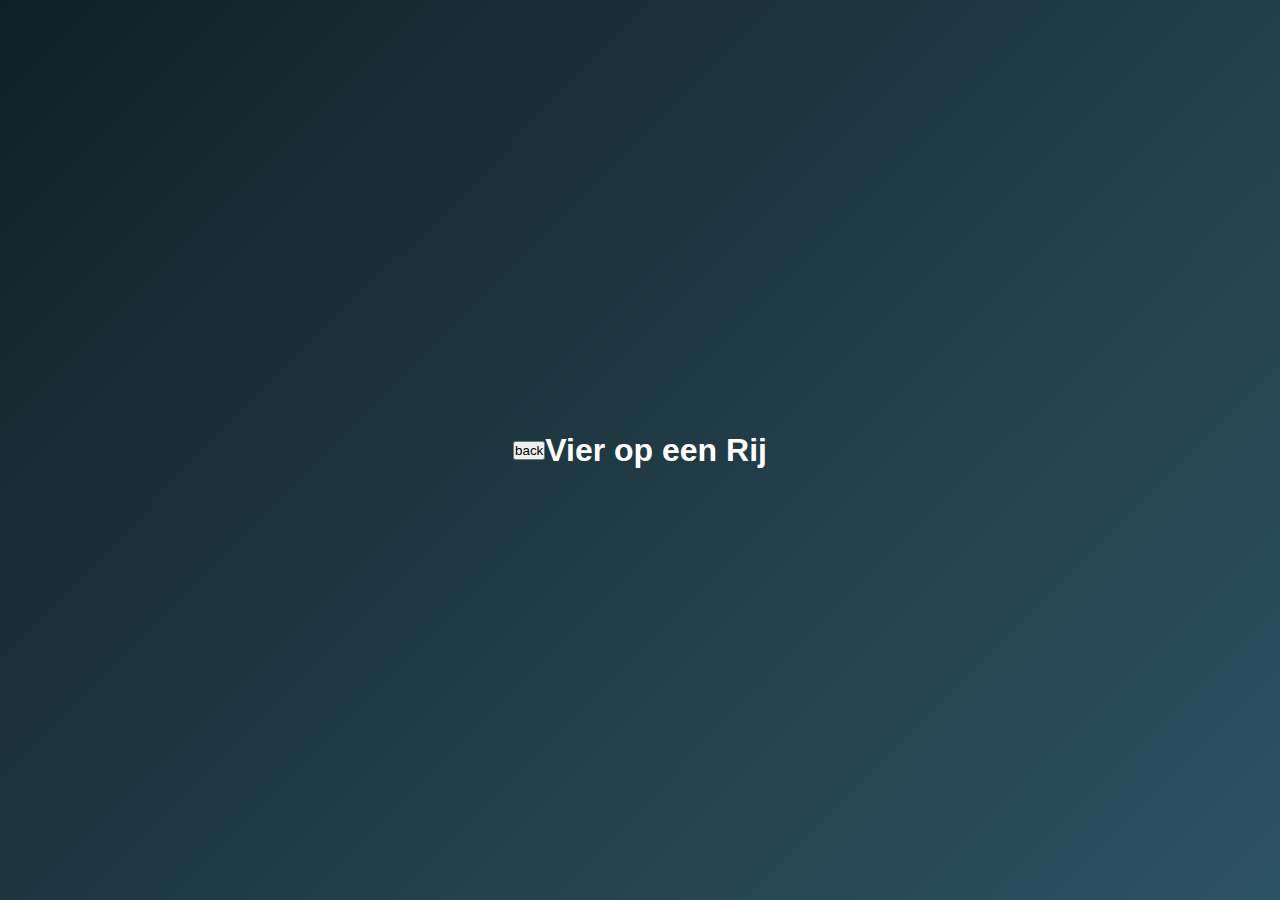
<file: 4-op-rij.html>
<!DOCTYPE html>
<html lang="en">
<head>
  <meta charset="UTF-8">
  <meta name="viewport" content="width=device-width, initial-scale=1.0">
  <title>Vier op een Rij</title>
  <link rel="stylesheet" href="css/4-op-rij.css">
</head>
<body>
  <div class="Btn4">
    <button class="backBtn" onclick='window.location.href = "index.html"'>back</button>
  </div>
  <h1>Vier op een Rij</h1>
  <div id="bord"></div>
  <script src="js/4-op-rij.js"></script>
</body>
</html>
</file>
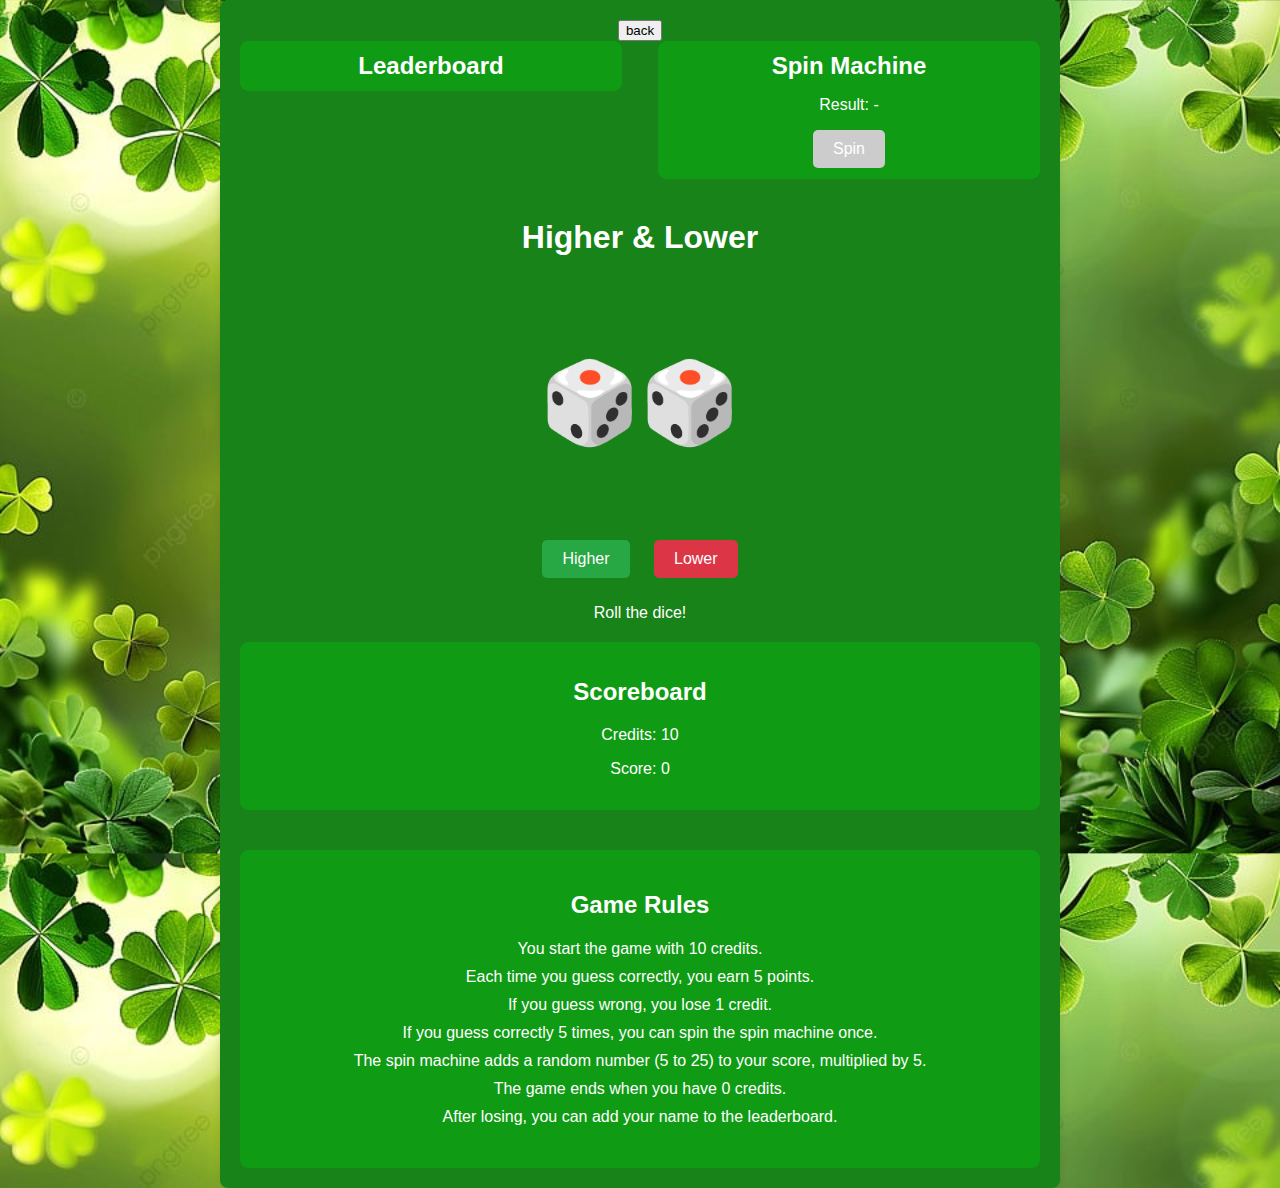
<file: hoger-lager.html>
<!DOCTYPE html> 
<html lang="en"> 
<head> 
    <meta charset="UTF-8"> 
    <meta name="viewport" content="width=device-width, initial-scale=1.0"> 
    <title>Higher / Lower Game</title> 
    <link rel="stylesheet" href="css/hoger-lager.css"> 
</head> 
<body> 
     
    <div class="container"> 
        <button class="backBtn" onclick='window.location.href = "index.html"'>back</button> 
        <header> 
             
            <div id="leaderboard"> 
                <h2>Leaderboard</h2> 
                <ul id="leaderboard-list"> 
                    <!-- Leaderboard names will appear here --> 
                </ul> 
            </div> 
            <div id="spin-section"> 
                <h2>Spin Machine</h2> 
                <p id="spin-result">Result: -</p> 
                <button id="spin-btn" disabled>Spin</button> 
            </div> 
        </header> 
  
        <h1>Higher & Lower</h1> 
  
        <div id="game-area"> 
            <div id="dice-area"> 
                <p id="dice1">🎲</p> 
                <p id="dice2">🎲</p> 
            </div> 
            <div id="controls"> 
                <button id="higher">Higher</button> 
                <button id="lower">Lower</button> 
            </div> 
            <p id="result">Roll the dice!</p> 
        </div> 
  
        <div id="scoreboard"> 
            <h2>Scoreboard</h2> 
            <p id="credits">Credits: 10</p> 
            <p id="score">Score: 0</p> 
        </div> 
  
        <div id="game-over" class="hidden"> 
            <h2>Game Over!</h2> 
            <form id="leaderboard-form"> 
                <label for="player-name">Enter your name:</label> 
                <input type="text" id="player-name" required> 
                <button type="submit">Save</button> 
            </form> 
        </div> 
  
        <footer> 
            <h2>Game Rules</h2> 
            <ul> 
                <li>You start the game with 10 credits.</li> 
                <li>Each time you guess correctly, you earn 5 points.</li> 
                <li>If you guess wrong, you lose 1 credit.</li> 
                <li>If you guess correctly 5 times, you can spin the spin machine once.</li> 
                <li>The spin machine adds a random number (5 to 25) to your score, multiplied by 5.</li> 
                <li>The game ends when you have 0 credits.</li> 
                <li>After losing, you can add your name to the leaderboard.</li> 
            </ul> 
        </footer> 
    </div> 
    
    <script src="js/hoger-lager.js"></script> 
</body> 
</html>
</file>
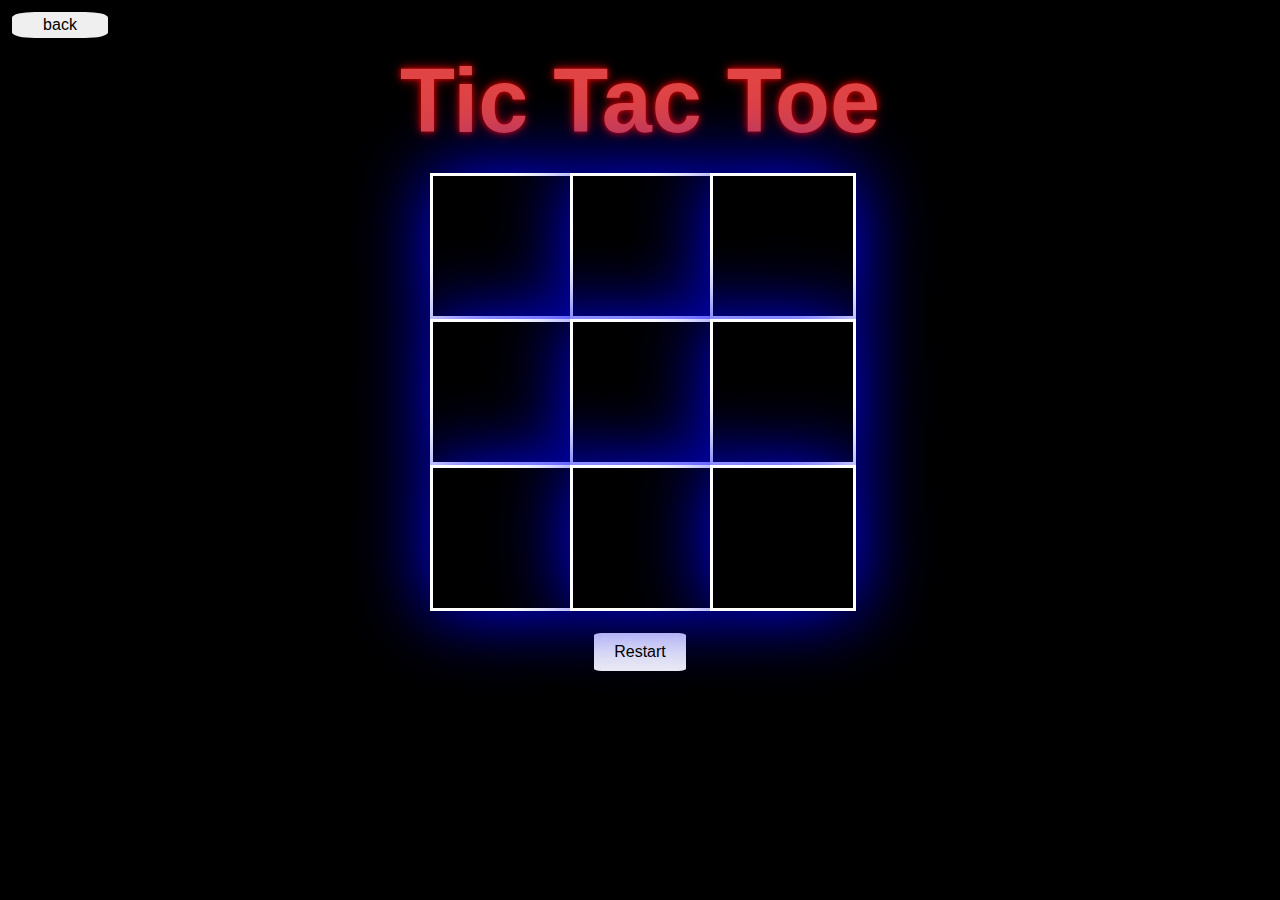
<file: tic-tac-toe.html>
<!DOCTYPE html>
<html lang="en">
<head>
    <meta charset="UTF-8">
    <meta name="viewport" content="width=device-width, initial-scale=1.0">
    <title>tic tac toe</title>
    <link rel="stylesheet" href="css/tic-tac-toe.css">
</head>
<body>
    <header>
        <button class="backBtn" onclick='window.location.href = "index.html"'>back</button>
    </header>
    <h1>Tic Tac Toe</h1>
    <div class="board">
       
    </div>
    <button class="Restart">Restart</button>
    <script src="js/tic-tac-toe.js"></script>
</body>
</html>
</file>
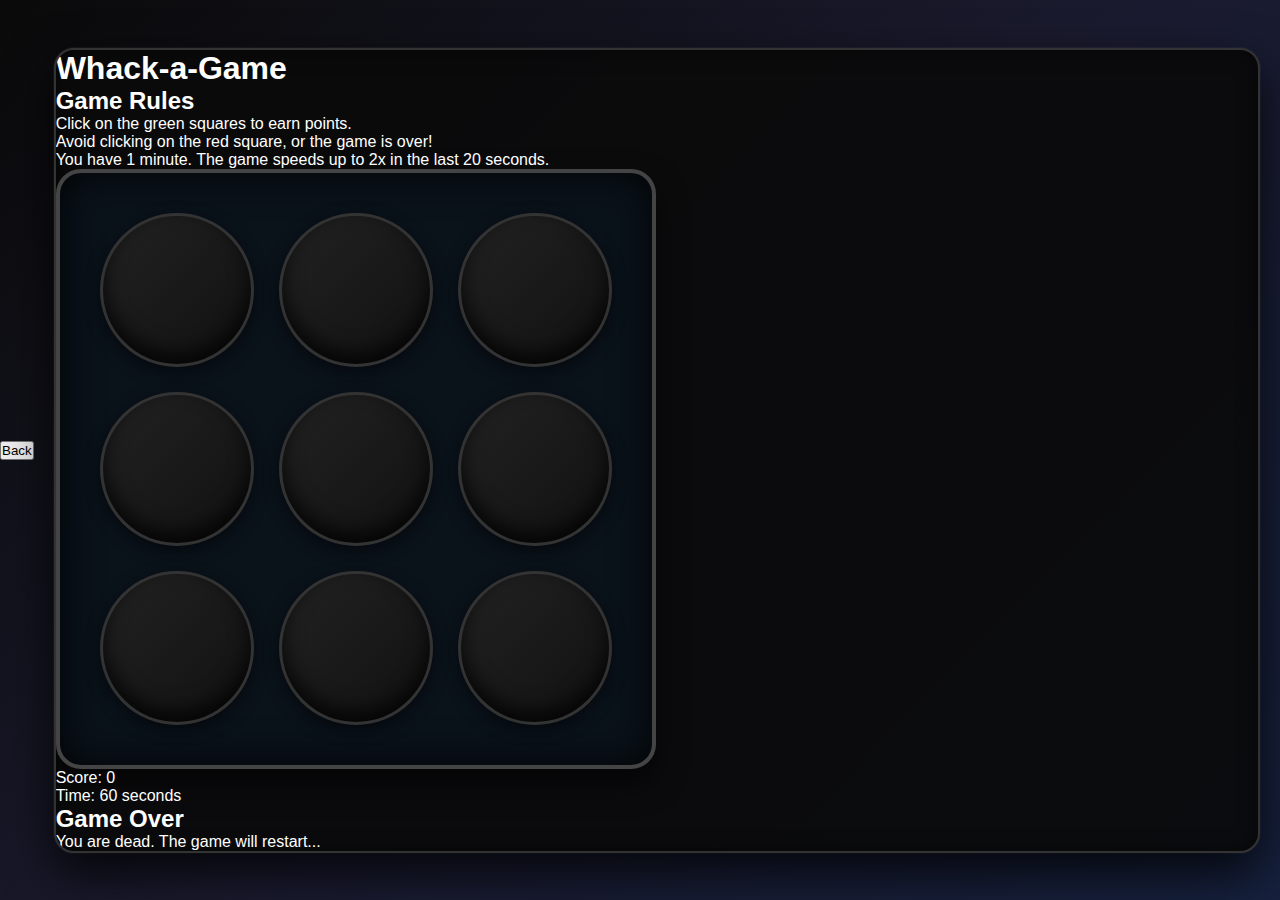
<file: whack-a-mole.html>
<!DOCTYPE html>
<html lang="en">
<head>
    <meta charset="UTF-8">
    <meta name="viewport" content="width=device-width, initial-scale=1.0">
    <title>Whack a Sonic</title>
    <link rel="stylesheet" href="css/whack.css">
</head>
<body>
    <div class="BTN">
        <button class="wBtn" onclick='window.location.href = "index.html"'>Back</button>
    </div>
    <div class="container">
        <h1>Whack-a-Game</h1>
        <div class="rules">
            <h2>Game Rules</h2>
            <p>Click on the green squares to earn points.</p>
            <p>Avoid clicking on the red square, or the game is over!</p>
            <p>You have 1 minute. The game speeds up to 2x in the last 20 seconds.</p>
        </div>
        <div class="game-board">
            <div class="hole" id="hole1"></div>
            <div class="hole" id="hole2"></div>
            <div class="hole" id="hole3"></div>
            <div class="hole" id="hole4"></div>
            <div class="hole" id="hole5"></div>
            <div class="hole" id="hole6"></div>
            <div class="hole" id="hole7"></div>
            <div class="hole" id="hole8"></div>
            <div class="hole" id="hole9"></div>
        </div>
        <div class="score-board">
            Score: <span id="score">0</span>
        </div>
        <div class="timer">
            Time: <span id="timer">60</span> seconds
        </div>
        <div id="game-over" class="hidden">
            <h2>Game Over</h2>
            <p>You are dead. The game will restart...</p>
        </div>
    </div>
    <script src="js/whack.js"></script>
</body>
</html>
</file>
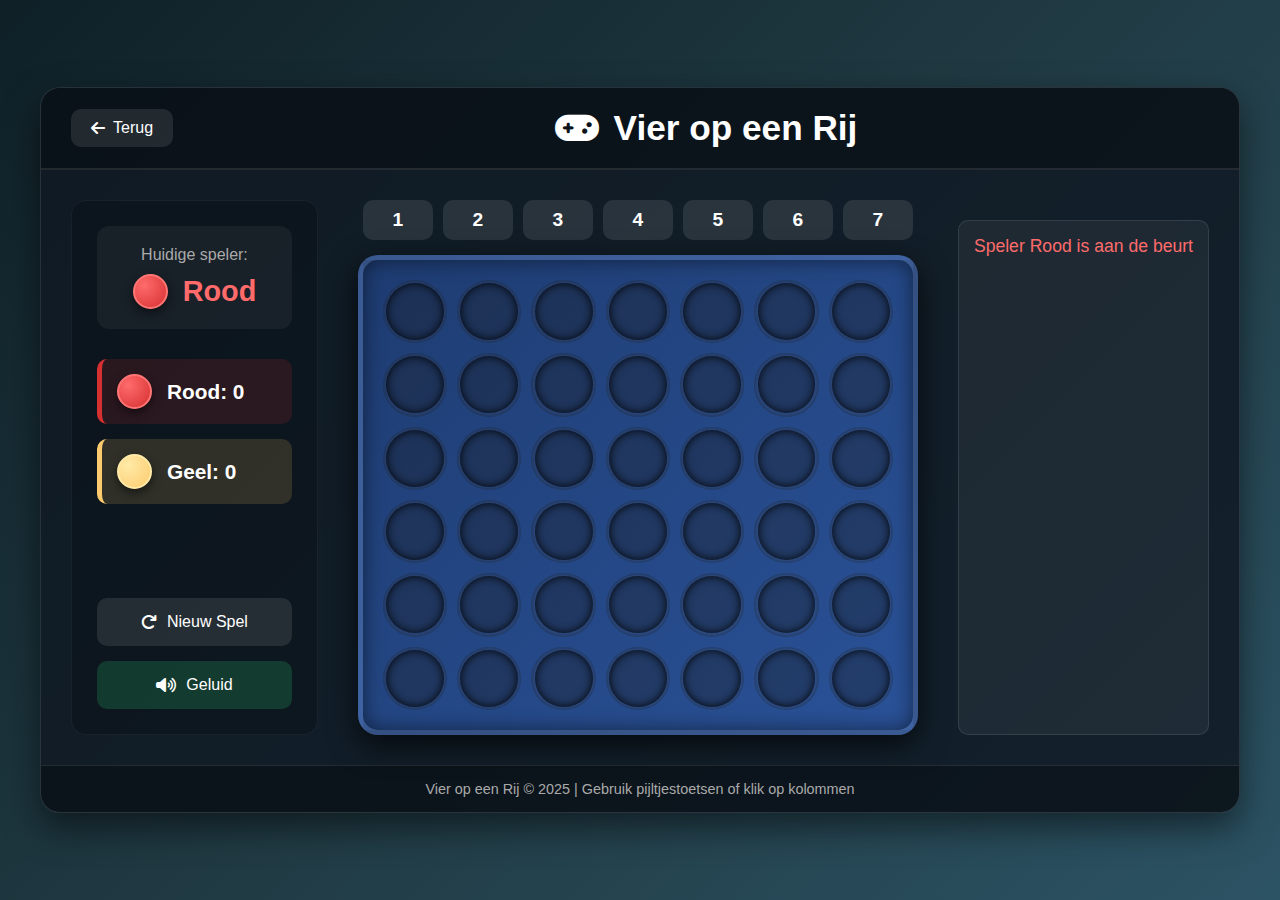
<file: projects/4-op-rij.html>
<!DOCTYPE html>
<html lang="nl">
  <head>
    <meta charset="UTF-8" />
    <meta name="viewport" content="width=device-width, initial-scale=1.0" />
    <title>Vier op een Rij | Connect 4</title>
    <link rel="stylesheet" href="/css/4-op-rij.css" />
    <link
      rel="stylesheet"
      href="https://cdnjs.cloudflare.com/ajax/libs/font-awesome/6.4.0/css/all.min.css"
    />
  </head>
  <body>
    <div class="container">
      <header class="game-header">
        <button class="back-btn" onclick='window.location.href = "/index.html"'>
          <i class="fas fa-arrow-left"></i> Terug
        </button>
        <h1><i class="fas fa-gamepad"></i> Vier op een Rij</h1>
      </header>
 
      <main class="game-container">
        <div class="game-info">
          <div class="player-turn">
            <div class="player-label">Huidige speler:</div>
            <div class="player-indicator">
              <div class="disc-indicator red"></div>
              <span id="current-player">Rood</span>
            </div>
          </div>
 
          <div class="score-board">
            <div class="score red-score">
              <div class="disc-indicator red"></div>
              <span>Rood: <span id="score-red">0</span></span>
            </div>
            <div class="score yellow-score">
              <div class="disc-indicator yellow"></div>
              <span>Geel: <span id="score-yellow">0</span></span>
            </div>
          </div>
 
          <div class="controls">
            <button id="reset-btn" class="btn">
              <i class="fas fa-redo"></i> Nieuw Spel
            </button>
            <button id="sound-toggle" class="btn sound-on">
              <i class="fas fa-volume-up"></i> Geluid
            </button>
          </div>
        </div>
 
        <div class="game-board-container">
          <div class="column-indicators">
            <div class="column-indicator" data-col="0">1</div>
            <div class="column-indicator" data-col="1">2</div>
            <div class="column-indicator" data-col="2">3</div>
            <div class="column-indicator" data-col="3">4</div>
            <div class="column-indicator" data-col="4">5</div>
            <div class="column-indicator" data-col="5">6</div>
            <div class="column-indicator" data-col="6">7</div>
          </div>
 
          <div id="board" class="game-board"></div>
        </div>
 
        <div class="game-status" id="game-status">
          Klik op een kolom om een schijf te plaatsen
        </div>
      </main>
 
      <footer class="game-footer">
        <p>
          Vier op een Rij &copy; 2025 | Gebruik pijltjestoetsen of klik op
          kolommen
        </p>
      </footer>
    </div>
 
    <!-- Win Modal -->
    <div id="win-modal" class="modal">
      <div class="modal-content">
        <h2 id="win-title">Speler wint!</h2>
        <div id="win-player" class="win-player">
          <div class="disc-indicator red big"></div>
        </div>
        <div class="modal-buttons">
          <button id="play-again-btn" class="btn primary">
            Opnieuw spelen
          </button>
          <button id="close-modal-btn" class="btn secondary">Menu</button>
        </div>
      </div>
    </div>
 
    <audio id="drop-sound" preload="auto">
      <source
        src="https://assets.mixkit.co/sfx/preview/mixkit-unlock-game-notification-253.mp3"
        type="audio/mpeg"
      />
    </audio>
    <audio id="win-sound" preload="auto">
      <source
        src="https://assets.mixkit.co/sfx/preview/mixkit-winning-chimes-2015.mp3"
        type="audio/mpeg"
      />
    </audio>
    <audio id="draw-sound" preload="auto">
      <source
        src="https://assets.mixkit.co/sfx/preview/mixkit-game-show-wrong-answer-buzz-950.mp3"
        type="audio/mpeg"
      />
    </audio>

    <script src="/js/4-op-rij.js"></script>
  </body>
</html>
</file>
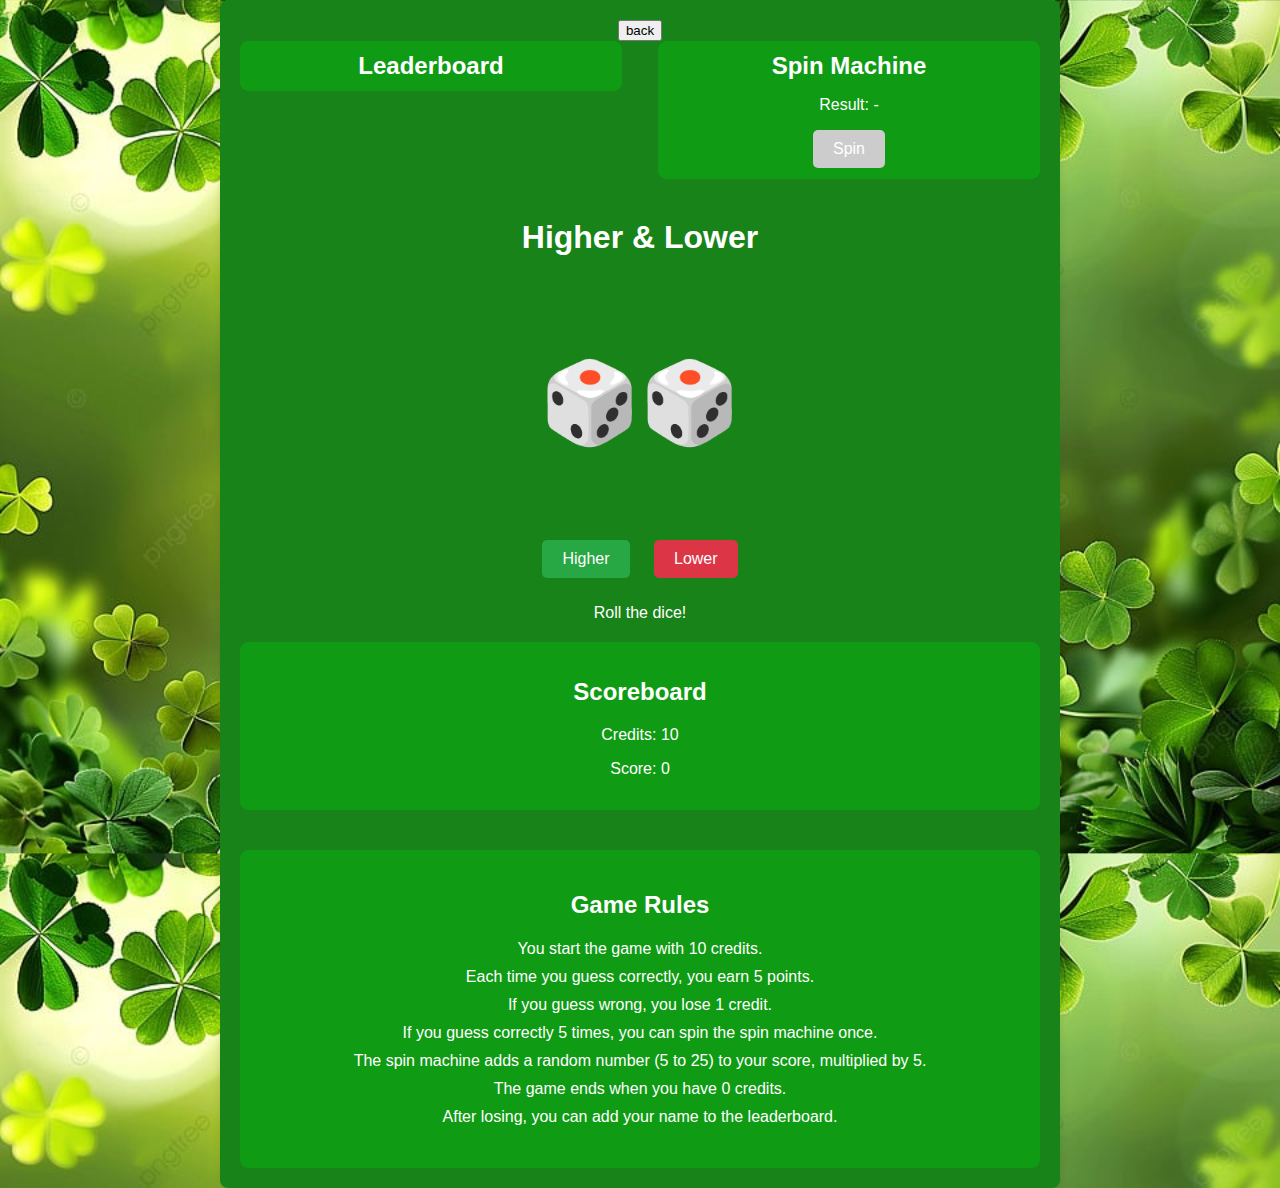
<file: projects/hoger-lager.html>
<!DOCTYPE html>
<html lang="en">
  <head>
    <meta charset="UTF-8" />
    <meta name="viewport" content="width=device-width, initial-scale=1.0" />
    <title>Higher / Lower Game</title>
    <link rel="stylesheet" href="/css/hoger-lager.css" />
  </head>
  <body>
    <div class="container">
      <button class="backBtn" onclick='window.location.href = "/index.html"'>
        back
      </button>
      <header>
        <div id="leaderboard">
          <h2>Leaderboard</h2>
          <ul id="leaderboard-list">
            <!-- Leaderboard names will appear here -->
          </ul>
        </div>
        <div id="spin-section">
          <h2>Spin Machine</h2>
          <p id="spin-result">Result: -</p>
          <button id="spin-btn" disabled>Spin</button>
        </div>
      </header>

      <h1>Higher & Lower</h1>

      <div id="game-area">
        <div id="dice-area">
          <p id="dice1">🎲</p>
          <p id="dice2">🎲</p>
        </div>
        <div id="controls">
          <button id="higher">Higher</button>
          <button id="lower">Lower</button>
        </div>
        <p id="result">Roll the dice!</p>
      </div>

      <div id="scoreboard">
        <h2>Scoreboard</h2>
        <p id="credits">Credits: 10</p>
        <p id="score">Score: 0</p>
      </div>

      <div id="game-over" class="hidden">
        <h2>Game Over!</h2>
        <form id="leaderboard-form">
          <label for="player-name">Enter your name:</label>
          <input type="text" id="player-name" required />
          <button type="submit">Save</button>
        </form>
      </div>

      <footer>
        <h2>Game Rules</h2>
        <ul>
          <li>You start the game with 10 credits.</li>
          <li>Each time you guess correctly, you earn 5 points.</li>
          <li>If you guess wrong, you lose 1 credit.</li>
          <li>
            If you guess correctly 5 times, you can spin the spin machine once.
          </li>
          <li>
            The spin machine adds a random number (5 to 25) to your score,
            multiplied by 5.
          </li>
          <li>The game ends when you have 0 credits.</li>
          <li>After losing, you can add your name to the leaderboard.</li>
        </ul>
      </footer>
    </div>

    <script src="/js/hoger-lager.js"></script>
  </body>
</html>
</file>
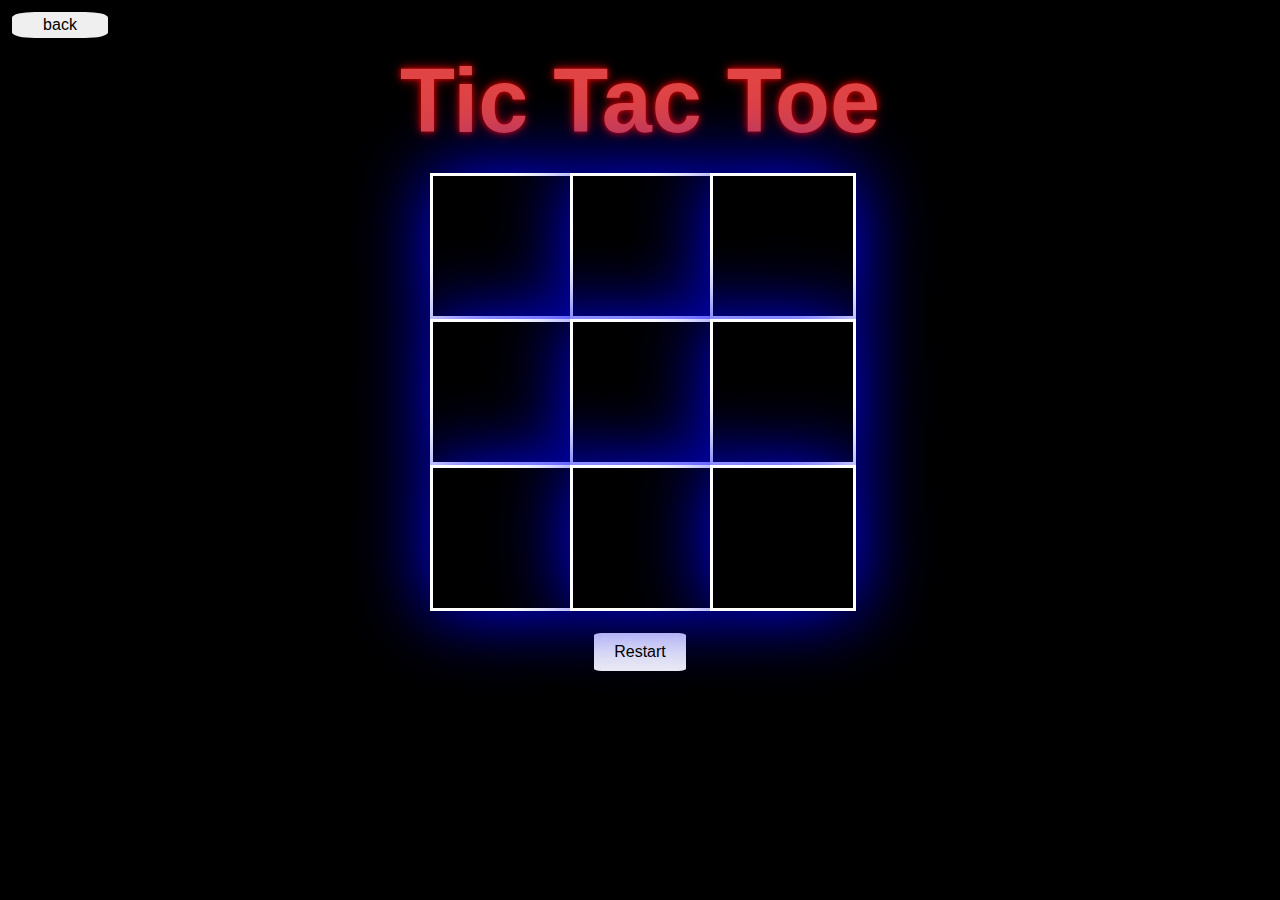
<file: projects/tic-tac-toe.html>
<!DOCTYPE html>
<html lang="en">
  <head>
    <meta charset="UTF-8" />
    <meta name="viewport" content="width=device-width, initial-scale=1.0" />
    <title>tic tac toe</title>
    <link rel="stylesheet" href="/css/tic-tac-toe.css" />
  </head>
  <body>
    <header>
      <button class="backBtn" onclick='window.location.href = "/index.html"'>
        back
      </button>
    </header>
    <h1>Tic Tac Toe</h1>
    <div class="board"></div>
    <button class="Restart">Restart</button>
    <script src="/js/tic-tac-toe.js"></script>
  </body>
</html>
</file>
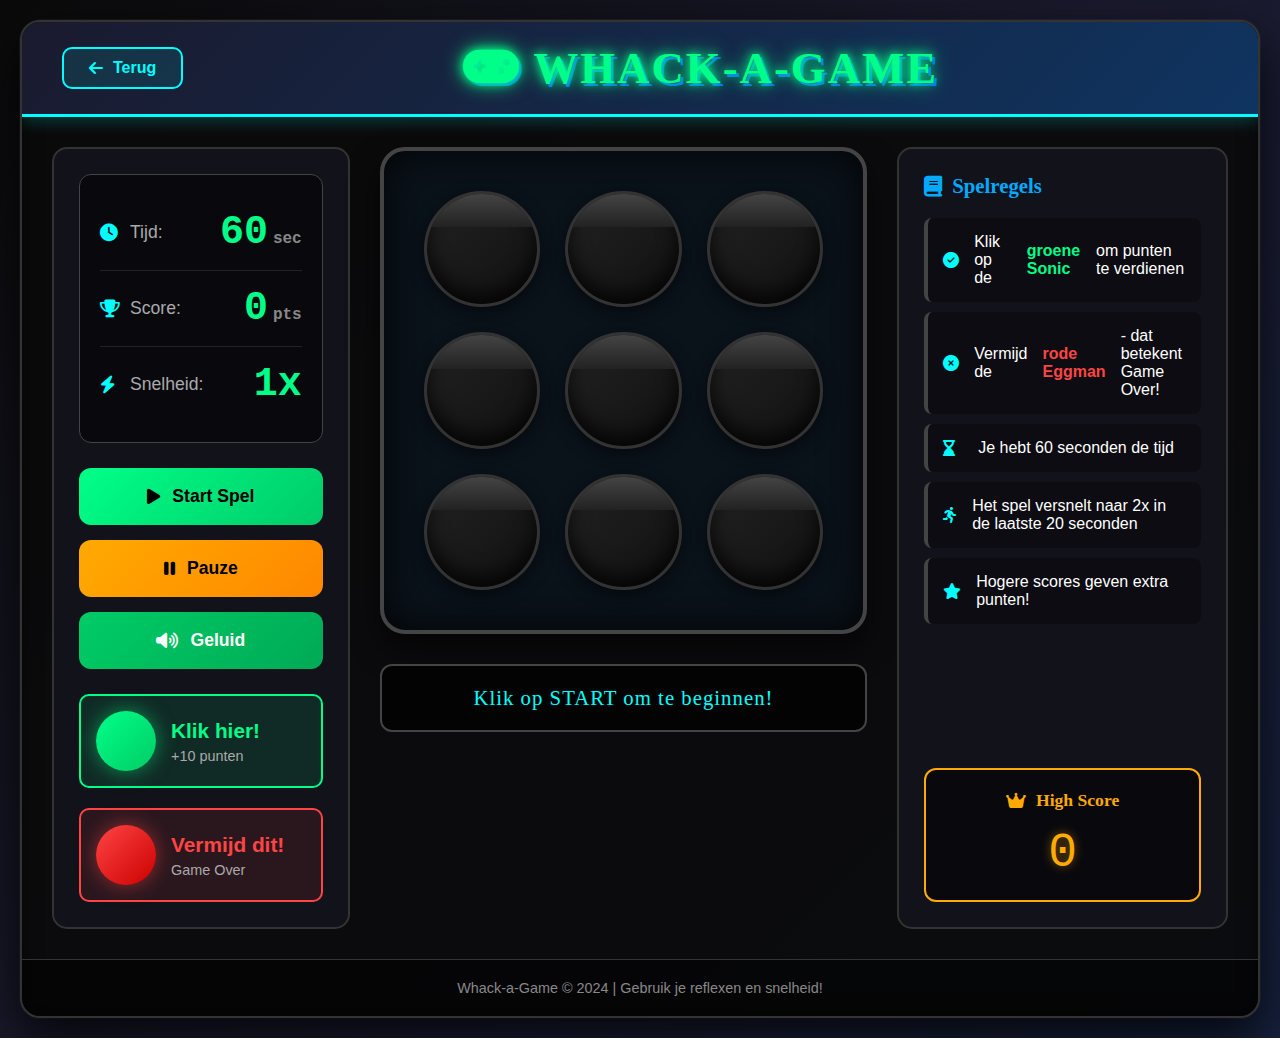
<file: projects/whack-a-mole.html>
<!DOCTYPE html>
<html lang="nl">
 
<head>
    <meta charset="UTF-8">
    <meta name="viewport" content="width=device-width, initial-scale=1.0">
    <title>Whack-a-Game | Arcade</title>
    <link rel="stylesheet" href="/css/whack.css">
    <link rel="stylesheet" href="https://cdnjs.cloudflare.com/ajax/libs/font-awesome/6.4.0/css/all.min.css">
    <link href="https://fonts.googleapis.com/css2?family=Press+Start+2P&family=Orbitron:wght@400;700&display=swap%22 rel="stylesheet">
</head>
 
<body>
    <div class="container">
        <header class="game-header">
            <button class="back-btn" onclick='window.location.href = "/index.html"'>
                <i class="fas fa-arrow-left"></i> Terug
            </button>
            <h1><i class="fas fa-gamepad"></i> WHACK-A-GAME</h1>
        </header>
 
        <main class="game-container">
            <div class="game-info">
                <div class="stats-panel">
                    <div class="stat">
                        <div class="stat-label">
                            <i class="fas fa-clock"></i> Tijd:
                        </div>
                        <div class="stat-value" id="timer">
                            <span class="timer-display">60</span>
                            <span class="timer-unit">sec</span>
                        </div>
                    </div>
                   
                    <div class="stat">
                        <div class="stat-label">
                            <i class="fas fa-trophy"></i> Score:
                        </div>
                        <div class="stat-value" id="score">
                            <span class="score-display">0</span>
                            <span class="score-unit">pts</span>
                        </div>
                    </div>
                   
                    <div class="stat">
                        <div class="stat-label">
                            <i class="fas fa-bolt"></i> Snelheid:
                        </div>
                        <div class="stat-value" id="speed">
                            <span class="speed-display">1x</span>
                        </div>
                    </div>
                </div>
               
                <div class="controls">
                    <button id="start-btn" class="btn start-btn">
                        <i class="fas fa-play"></i> Start Spel
                    </button>
                    <button id="pause-btn" class="btn pause-btn">
                        <i class="fas fa-pause"></i> Pauze
                    </button>
                    <button id="sound-toggle" class="btn sound-btn sound-on">
                        <i class="fas fa-volume-up"></i> Geluid
                    </button>
                </div>
               
                <div class="character-info">
                    <div class="character good">
                        <div class="character-icon sonic"></div>
                        <div class="character-desc">
                            <h3>Klik hier!</h3>
                            <p>+10 punten</p>
                        </div>
                    </div>
                    <div class="character bad">
                        <div class="character-icon eggman"></div>
                        <div class="character-desc">
                            <h3>Vermijd dit!</h3>
                            <p>Game Over</p>
                        </div>
                    </div>
                </div>
            </div>
           
            <div class="game-area">
                <div class="game-board">
                    <div class="hole" data-hole="1">
                        <div class="hole-top"></div>
                        <div class="character-container"></div>
                    </div>
                    <div class="hole" data-hole="2">
                        <div class="hole-top"></div>
                        <div class="character-container"></div>
                    </div>
                    <div class="hole" data-hole="3">
                        <div class="hole-top"></div>
                        <div class="character-container"></div>
                    </div>
                    <div class="hole" data-hole="4">
                        <div class="hole-top"></div>
                        <div class="character-container"></div>
                    </div>
                    <div class="hole" data-hole="5">
                        <div class="hole-top"></div>
                        <div class="character-container"></div>
                    </div>
                    <div class="hole" data-hole="6">
                        <div class="hole-top"></div>
                        <div class="character-container"></div>
                    </div>
                    <div class="hole" data-hole="7">
                        <div class="hole-top"></div>
                        <div class="character-container"></div>
                    </div>
                    <div class="hole" data-hole="8">
                        <div class="hole-top"></div>
                        <div class="character-container"></div>
                    </div>
                    <div class="hole" data-hole="9">
                        <div class="hole-top"></div>
                        <div class="character-container"></div>
                    </div>
                </div>
               
                <div class="game-status" id="game-status">
                    Klik op START om te beginnen!
                </div>
            </div>
           
            <div class="rules-panel">
                <h2><i class="fas fa-book"></i> Spelregels</h2>
                <ul class="rules-list">
                    <li><i class="fas fa-check-circle"></i> Klik op de <span class="sonic-text">groene Sonic</span> om punten te verdienen</li>
                    <li><i class="fas fa-times-circle"></i> Vermijd de <span class="eggman-text">rode Eggman</span> - dat betekent Game Over!</li>
                    <li><i class="fas fa-hourglass-end"></i> Je hebt 60 seconden de tijd</li>
                    <li><i class="fas fa-running"></i> Het spel versnelt naar 2x in de laatste 20 seconden</li>
                    <li><i class="fas fa-star"></i> Hogere scores geven extra punten!</li>
                </ul>
               
                <div class="high-score">
                    <h3><i class="fas fa-crown"></i> High Score</h3>
                    <div class="high-score-value" id="high-score">0</div>
                </div>
            </div>
        </main>
       
        <div id="game-over-modal" class="modal">
            <div class="modal-content">
                <div class="modal-header">
                    <i class="fas fa-skull-crossbones"></i>
                    <h2>GAME OVER</h2>
                </div>
                <div class="modal-body">
                    <div class="final-score">
                        <p>Je score:</p>
                        <div class="score-display-final" id="final-score">0</div>
                    </div>
                    <div class="result-message" id="result-message">
                        Je hebt Eggman geraakt!
                    </div>
                </div>
                <div class="modal-footer">
                    <button id="restart-btn" class="btn primary-btn">
                        <i class="fas fa-redo"></i> Opnieuw Spelen
                    </button>
                    <button id="menu-btn" class="btn secondary-btn">
                        <i class="fas fa-home"></i> Hoofdmenu
                    </button>
                </div>
            </div>
        </div>
       
        <div id="win-modal" class="modal">
            <div class="modal-content win">
                <div class="modal-header">
                    <i class="fas fa-trophy"></i>
                    <h2>Tijd is om!</h2>
                </div>
                <div class="modal-body">
                    <div class="final-score">
                        <p>Eindscore:</p>
                        <div class="score-display-final" id="win-score">0</div>
                    </div>
                    <div class="result-message">
                        Geweldig gespeeld! Je hebt de tijd overleefd!
                    </div>
                </div>
                <div class="modal-footer">
                    <button id="play-again-btn" class="btn primary-btn">
                        <i class="fas fa-redo"></i> Opnieuw Spelen
                    </button>
                    <button id="back-to-menu-btn" class="btn secondary-btn">
                        <i class="fas fa-home"></i> Hoofdmenu
                    </button>
                </div>
            </div>
        </div>
       
        <footer class="game-footer">
            <p>Whack-a-Game &copy; 2024 | Gebruik je reflexen en snelheid!</p>
        </footer>
    </div>
   
    <!-- Audio Elements -->
    <audio id="click-sound" preload="auto">
        <source src="https://assets.mixkit.co/sfx/preview/mixkit-select-click-1109.mp3" type="audio/mpeg">
    </audio>
    <audio id="sonic-sound" preload="auto">
        <source src="https://assets.mixkit.co/sfx/preview/mixkit-winning-chimes-2015.mp3" type="audio/mpeg">
    </audio>
    <audio id="eggman-sound" preload="auto">
        <source src="https://assets.mixkit.co/sfx/preview/mixkit-wrong-answer-fail-notification-946.mp3" type="audio/mpeg">
    </audio>
    <audio id="game-over-sound" preload="auto">
        <source src="https://assets.mixkit.co/sfx/preview/mixkit-game-over-tetris-2047.mp3" type="audio/mpeg">
    </audio>
    <audio id="timer-sound" preload="auto">
        <source src="https://assets.mixkit.co/sfx/preview/mixkit-fast-small-sweep-transition-166.mp3" type="audio/mpeg">
    </audio>
   
    <script src="/js/whack.js"></script>
</body>
 
</html>
</file>
<file: css/4-op-rij.css>
* {
  margin: 0;
  padding: 0;
  box-sizing: border-box;
  font-family: 'Segoe UI', Tahoma, Geneva, Verdana, sans-serif;
}
 
body {
  background: linear-gradient(135deg, #0f2027, #203a43, #2c5364);
  color: #fff;
  min-height: 100vh;
  display: flex;
  justify-content: center;
  align-items: center;
  padding: 20px;
}
 
.container {
  width: 100%;
  max-width: 1200px;
  background: rgba(15, 25, 35, 0.85);
  border-radius: 20px;
  box-shadow: 0 15px 35px rgba(0, 0, 0, 0.5);
  overflow: hidden;
  border: 1px solid rgba(255, 255, 255, 0.1);
}
 
/* Header */
.game-header {
  display: flex;
  align-items: center;
  padding: 20px 30px;
  background: rgba(0, 0, 0, 0.3);
  border-bottom: 2px solid rgba(255, 255, 255, 0.1);
}
 
.back-btn {
  background: rgba(255, 255, 255, 0.1);
  color: white;
  border: none;
  padding: 10px 20px;
  border-radius: 10px;
  font-size: 1rem;
  cursor: pointer;
  display: flex;
  align-items: center;
  gap: 8px;
  transition: all 0.3s ease;
  margin-right: 30px;
}
 
.back-btn:hover {
  background: rgba(255, 255, 255, 0.2);
  transform: translateY(-2px);
}
 
.game-header h1 {
  font-size: 2.2rem;
  color: #fff;
  text-align: center;
  flex-grow: 1;
  display: flex;
  align-items: center;
  justify-content: center;
  gap: 15px;
}
 
/* Game Container */
.game-container {
  display: flex;
  padding: 30px;
  gap: 40px;
}
 
.game-info {
  flex: 1;
  display: flex;
  flex-direction: column;
  gap: 30px;
  background: rgba(0, 0, 0, 0.2);
  padding: 25px;
  border-radius: 15px;
  border: 1px solid rgba(255, 255, 255, 0.05);
}
 
.player-turn {
  background: rgba(255, 255, 255, 0.05);
  padding: 20px;
  border-radius: 12px;
  text-align: center;
}
 
.player-label {
  font-size: 1rem;
  color: #aaa;
  margin-bottom: 10px;
}
 
.player-indicator {
  display: flex;
  align-items: center;
  justify-content: center;
  gap: 15px;
  font-size: 1.8rem;
  font-weight: bold;
}
 
.disc-indicator {
  width: 35px;
  height: 35px;
  border-radius: 50%;
  box-shadow: 0 4px 10px rgba(0, 0, 0, 0.5);
}
 
.disc-indicator.red {
  background: radial-gradient(circle at 30% 30%, #ff6b6b, #d63031);
  border: 2px solid #ff7675;
}
 
.disc-indicator.yellow {
  background: radial-gradient(circle at 30% 30%, #ffeaa7, #fdcb6e);
  border: 2px solid #ffeaa7;
}
 
.disc-indicator.big {
  width: 80px;
  height: 80px;
  margin: 0 auto;
}
 
.score-board {
  display: flex;
  flex-direction: column;
  gap: 15px;
}
 
.score {
  display: flex;
  align-items: center;
  gap: 15px;
  padding: 15px;
  border-radius: 10px;
  font-size: 1.3rem;
  font-weight: bold;
}
 
.red-score {
  background: rgba(214, 48, 49, 0.15);
  border-left: 5px solid #d63031;
}
 
.yellow-score {
  background: rgba(253, 203, 110, 0.15);
  border-left: 5px solid #fdcb6e;
}
 
.controls {
  display: flex;
  flex-direction: column;
  gap: 15px;
  margin-top: auto;
}
 
.btn {
  background: rgba(255, 255, 255, 0.1);
  color: white;
  border: none;
  padding: 15px;
  border-radius: 10px;
  font-size: 1rem;
  cursor: pointer;
  display: flex;
  align-items: center;
  justify-content: center;
  gap: 10px;
  transition: all 0.3s ease;
}
 
.btn:hover {
  background: rgba(255, 255, 255, 0.2);
  transform: translateY(-3px);
}
 
.btn.primary {
  background: linear-gradient(135deg, #3498db, #2980b9);
}
 
.btn.secondary {
  background: rgba(255, 255, 255, 0.05);
}
 
.sound-on {
  background: rgba(46, 204, 113, 0.2);
}
 
.sound-off {
  background: rgba(231, 76, 60, 0.2);
}
 
/* Game Board */
.game-board-container {
  flex: 2;
  display: flex;
  flex-direction: column;
  align-items: center;
}
 
.column-indicators {
  display: flex;
  justify-content: space-around;
  width: 100%;
  margin-bottom: 15px;
}
 
.column-indicator {
  width: 70px;
  height: 40px;
  background: rgba(255, 255, 255, 0.1);
  border-radius: 10px;
  display: flex;
  align-items: center;
  justify-content: center;
  font-weight: bold;
  font-size: 1.2rem;
  cursor: pointer;
  transition: all 0.2s ease;
  margin: 0 5px;
}
 
.column-indicator:hover {
  background: rgba(255, 255, 255, 0.2);
  transform: translateY(-3px);
}
 
.game-board {
  display: grid;
  grid-template-columns: repeat(7, 1fr);
  grid-template-rows: repeat(6, 1fr);
  gap: 10px;
  width: 100%;
  max-width: 700px;
  aspect-ratio: 7/6;
  background: linear-gradient(135deg, #1e3c72, #2a5298);
  padding: 20px;
  border-radius: 20px;
  box-shadow:
    0 10px 30px rgba(0, 0, 0, 0.7),
    inset 0 0 20px rgba(0, 0, 0, 0.5);
  position: relative;
  border: 5px solid rgba(255, 255, 255, 0.1);
}
 
.cell {
  background: rgba(255, 255, 255, 0.05);
  border-radius: 50%;
  position: relative;
  overflow: hidden;
  box-shadow: inset 0 0 10px rgba(0, 0, 0, 0.5);
  transition: all 0.2s ease;
  cursor: pointer;
}
 
.cell:hover {
  background: rgba(255, 255, 255, 0.1);
}
 
.cell::before {
  content: '';
  position: absolute;
  top: 5%;
  left: 5%;
  width: 90%;
  height: 90%;
  background: rgba(0, 0, 0, 0.3);
  border-radius: 50%;
  box-shadow: inset 0 0 10px rgba(0, 0, 0, 0.8);
}
 
.disc {
  position: absolute;
  top: 5%;
  left: 5%;
  width: 90%;
  height: 90%;
  border-radius: 50%;
  box-shadow:
    0 5px 15px rgba(0, 0, 0, 0.7),
    inset 0 5px 15px rgba(255, 255, 255, 0.2);
  transition: transform 0.5s ease;
  z-index: 1;
}
 
.disc.red {
  background: radial-gradient(circle at 30% 30%, #ff6b6b, #d63031);
  animation: dropAnimation 0.5s ease;
}
 
.disc.yellow {
  background: radial-gradient(circle at 30% 30%, #ffeaa7, #fdcb6e);
  animation: dropAnimation 0.5s ease;
}
 
.disc.winning {
  animation: pulse 1.5s infinite;
  box-shadow:
    0 0 20px rgba(255, 255, 255, 0.7),
    0 0 40px currentColor,
    inset 0 5px 15px rgba(255, 255, 255, 0.3);
}
 
@keyframes dropAnimation {
  0% {
    transform: translateY(-500px);
  }
  70% {
    transform: translateY(10px);
  }
  100% {
    transform: translateY(0);
  }
}
 
@keyframes pulse {
  0% {
    box-shadow:
      0 0 10px rgba(255, 255, 255, 0.7),
      0 0 20px currentColor,
      inset 0 5px 15px rgba(255, 255, 255, 0.3);
  }
  50% {
    box-shadow:
      0 0 20px rgba(255, 255, 255, 0.9),
      0 0 40px currentColor,
      inset 0 5px 15px rgba(255, 255, 255, 0.5);
  }
  100% {
    box-shadow:
      0 0 10px rgba(255, 255, 255, 0.7),
      0 0 20px currentColor,
      inset 0 5px 15px rgba(255, 255, 255, 0.3);
  }
}
 
/* Game Status */
.game-status {
  grid-column: 1 / -1;
  text-align: center;
  padding: 15px;
  background: rgba(255, 255, 255, 0.05);
  border-radius: 10px;
  font-size: 1.1rem;
  margin-top: 20px;
  border: 1px solid rgba(255, 255, 255, 0.1);
}
 
/* Footer */
.game-footer {
  padding: 15px;
  text-align: center;
  background: rgba(0, 0, 0, 0.3);
  border-top: 1px solid rgba(255, 255, 255, 0.1);
  font-size: 0.9rem;
  color: #aaa;
}
 
/* Modal */
.modal {
  display: none;
  position: fixed;
  top: 0;
  left: 0;
  width: 100%;
  height: 100%;
  background: rgba(0, 0, 0, 0.8);
  z-index: 1000;
  justify-content: center;
  align-items: center;
  animation: fadeIn 0.3s ease;
}
 
@keyframes fadeIn {
  from { opacity: 0; }
  to { opacity: 1; }
}
 
.modal-content {
  background: linear-gradient(135deg, #1e3c72, #2a5298);
  padding: 40px;
  border-radius: 20px;
  text-align: center;
  width: 90%;
  max-width: 500px;
  box-shadow: 0 20px 50px rgba(0, 0, 0, 0.7);
  border: 2px solid rgba(255, 255, 255, 0.1);
  animation: slideUp 0.5s ease;
}
 
@keyframes slideUp {
  from {
    transform: translateY(50px);
    opacity: 0;
  }
  to {
    transform: translateY(0);
    opacity: 1;
  }
}
 
.modal-content h2 {
  font-size: 2.5rem;
  margin-bottom: 30px;
  color: #fff;
}
 
.win-player {
  margin: 30px 0;
}
 
.modal-buttons {
  display: flex;
  gap: 20px;
  justify-content: center;
  margin-top: 30px;
}
 
/* Responsive Design */
@media (max-width: 1024px) {
  .game-container {
    flex-direction: column;
    padding: 20px;
  }
 
  .game-info {
    flex-direction: row;
    flex-wrap: wrap;
    justify-content: space-between;
  }
 
  .player-turn {
    flex: 1;
    min-width: 200px;
  }
 
  .score-board {
    flex-direction: row;
    flex: 2;
  }
 
  .controls {
    flex-direction: row;
    flex-basis: 100%;
  }
 
  .game-board {
    max-width: 600px;
  }
}
 
@media (max-width: 768px) {
  .game-header {
    flex-direction: column;
    gap: 15px;
  }
 
  .back-btn {
    margin-right: 0;
    align-self: flex-start;
  }
 
  .game-header h1 {
    font-size: 1.8rem;
  }
 
  .game-board {
    gap: 8px;
    padding: 15px;
  }
 
  .column-indicator {
    width: 50px;
    height: 35px;
    font-size: 1rem;
  }
 
  .player-indicator {
    font-size: 1.5rem;
  }
 
  .modal-content {
    padding: 30px 20px;
  }
 
  .modal-content h2 {
    font-size: 2rem;
  }
}
</file>
<file: css/hoger-lager.css>
body {
  font-family: "Arial", sans-serif;
  background-color: lightyellow;
  color: white;
  text-align: center;
  margin: 0;
  padding: 0;
  background-image: url(../../../img/pngtree-lush-luck-green-border-elegance-image_15628626.jpg);
  background-size: cover;
  background-size: 100%;
}

.container {
  max-width: 800px;
  margin: 0 auto;
  padding: 20px;
  background-color: rgb(24, 131, 24);
  border-radius: 8px;
  box-shadow: 0 4px 8px rgba(0, 0, 0, 0.1);
  position: relative;
}

header {
  display: flex;
  justify-content: space-between;
  align-items: flex-start;
}

#leaderboard,
#spin-section {
  width: 45%;
  background-color: rgb(15, 155, 20);
  padding: 10px;
  border: 1px solid rgb(15, 155, 20);
  border-radius: 8px;
}

#leaderboard h2,
#spin-section h2 {
  margin: 0;
  color: white;
}

#leaderboard-list {
  list-style: none;
  padding: 0;
  margin: 0;
}

#leaderboard-list li {
  padding: 5px 0;
  font-size: 16px;
}

h1 {
  color: white;
  margin: 40px 0 20px;
}

#game-area {
  margin-top: 20px;
}

#dice-area {
  font-size: 80px;
  display: flex;
  justify-content: center;
}

#controls button {
  padding: 10px 20px;
  margin: 10px;
  font-size: 16px;
  cursor: pointer;
  border: none;
  border-radius: 5px;
}

#higher {
  background-color: #28a745;
  color: white;
}

#lower {
  background-color: #dc3545;
  color: white;
}

#scoreboard {
  margin-top: 20px;
  background-color: rgb(15, 155, 20);
  padding: 15px;
  border: 1px solid rgb(15, 155, 20);
  border-radius: 8px;
}

#spin-btn {
  padding: 10px 20px;
  font-size: 16px;
  background-color: lightgreen;
  color: white;
  border: none;
  border-radius: 5px;
  cursor: pointer;
}

#spin-btn:disabled {
  background-color: #ccc;
  cursor: not-allowed;
}

.hidden {
  display: none;
}

footer {
  margin-top: 40px;
  background-color: rgb(15, 155, 20);
  padding: 20px;
  border: 1px solid rgb(15, 155, 20);
  border-radius: 8px;
}

footer h2 {
  color: white;
  margin-bottom: 10px;
}

footer ul {
  list-style-type: none;
  padding: 0;
}

footer ul li {
  padding: 5px 0;
  font-size: 16px;
}
</file>
<file: css/tic-tac-toe.css>
*{
    margin: 0;
    padding: 0;
}

body{
        background-color: black;
    }

h1{
    text-align: center;
    font-family: Arial, Helvetica, sans-serif;
    font-weight: bold;
    font-size: 90px;
    color: rgb(224, 68, 68);
    text-shadow: 0 0 5px rgba(255, 0, 0, 0.7), 0 0 10px rgba(255, 0, 0, 0.5), 0 0 15px rgba(255, 0, 0, 0.3);
}
 
.board{
    display: grid;
    grid-template-columns: repeat(3, 140px);
    justify-content: center;
    margin: 20px auto;
    
}
 
.items{
    width: 140px;
    height: 140px;
    background-color: black;
    border: 3px solid white;
    box-shadow: 0 0 75px blue;
    font-size: 100px;
    font-weight: bold;
    display: flex;
    justify-content: center;
    align-items: center;
    cursor: pointer;
    color: #fff;
    /* border: 10px solid transparent;  */
}
 
.Restart{    
display: flex;
justify-self: center;
margin-top: 20px;
padding: 10px 20px;
font-size: 16px;
cursor: grabbing;
border: 2px solid black;
background-color: whitesmoke;
border-radius: 10%;
}

.Restart:hover{
    color: black;
    background-color:rgb(90, 92, 211);
    cursor: pointer;
    box-shadow: 0 0 13px rgb(90, 92, 211);
    border: none;
    
}

.backBtn{
    
    width: 100px;
    height: 30px;
    font-size: medium;
    margin-left: 10px;
    margin: 10px;
    border: 2px solid black;
    border-radius: 25%;
    
    
}

.backBtn:hover{
    background-color:rgb(224, 68, 68);
    cursor: pointer;
    box-shadow: 0 0 15px rgb(224, 68, 68);
    border: none;
    
}
</file>
<file: css/whack.css>
/* Reset & Base Styles */
* {
    margin: 0;
    padding: 0;
    box-sizing: border-box;
}
 
body {
    font-family: 'Orbitron', sans-serif;
    background: linear-gradient(135deg, #0a0a0a, #1a1a2e, #16213e);
    color: white;
    min-height: 100vh;
    display: flex;
    justify-content: center;
    align-items: center;
    overflow-x: hidden;
}
 
/* Container */
.container {
    width: 100%;
    max-width: 1400px;
    margin: 20px;
    background: rgba(10, 10, 10, 0.9);
    border-radius: 20px;
    box-shadow:
        0 20px 50px rgba(0, 0, 0, 0.8),
        0 0 0 1px rgba(255, 255, 255, 0.05),
        inset 0 0 20px rgba(0, 0, 0, 0.5);
    overflow: hidden;
    border: 2px solid #333;
}
 
/* Header */
.game-header {
    background: linear-gradient(135deg, #1a1a2e, #0f3460);
    padding: 20px 40px;
    display: flex;
    align-items: center;
    border-bottom: 3px solid #00ffff;
    box-shadow: 0 5px 15px rgba(0, 255, 255, 0.2);
}
 
.back-btn {
    background: rgba(0, 255, 255, 0.1);
    color: #00ffff;
    border: 2px solid #00ffff;
    padding: 10px 25px;
    border-radius: 10px;
    font-size: 1rem;
    cursor: pointer;
    display: flex;
    align-items: center;
    gap: 10px;
    transition: all 0.3s ease;
    font-family: 'Orbitron', sans-serif;
    font-weight: bold;
}
 
.back-btn:hover {
    background: rgba(0, 255, 255, 0.3);
    transform: translateY(-2px);
    box-shadow: 0 5px 15px rgba(0, 255, 255, 0.4);
}
 
.game-header h1 {
    flex-grow: 1;
    text-align: center;
    font-size: 2.8rem;
    font-family: 'Press Start 2P', cursive;
    color: #00ff88;
    text-shadow:
        0 0 10px #00ff88,
        0 0 20px #00ff88,
        3px 3px 0 #0066ff;
    letter-spacing: 2px;
    margin: 0;
}
 
/* Main Game Container */
.game-container {
    display: flex;
    padding: 30px;
    gap: 30px;
    min-height: 700px;
}
 
/* Game Info Panel */
.game-info {
    flex: 1;
    display: flex;
    flex-direction: column;
    gap: 25px;
    background: rgba(20, 20, 30, 0.8);
    padding: 25px;
    border-radius: 15px;
    border: 2px solid #333;
}
 
.stats-panel {
    background: rgba(0, 0, 0, 0.5);
    padding: 20px;
    border-radius: 12px;
    border: 1px solid #444;
}
 
.stat {
    display: flex;
    justify-content: space-between;
    align-items: center;
    padding: 15px 0;
    border-bottom: 1px solid rgba(255, 255, 255, 0.1);
}
 
.stat:last-child {
    border-bottom: none;
}
 
.stat-label {
    display: flex;
    align-items: center;
    gap: 10px;
    font-size: 1.1rem;
    color: #aaa;
}
 
.stat-label i {
    color: #00ffff;
    width: 20px;
}
 
.stat-value {
    font-size: 2rem;
    font-weight: bold;
    font-family: 'Press Start 2P', monospace;
    color: #00ff88;
    display: flex;
    align-items: baseline;
    gap: 5px;
}
 
.timer-display, .score-display, .speed-display {
    font-size: 2.5rem;
}
 
.timer-unit, .score-unit {
    font-size: 1rem;
    color: #888;
}
 
/* Controls */
.controls {
    display: flex;
    flex-direction: column;
    gap: 15px;
}
 
.btn {
    padding: 18px;
    border: none;
    border-radius: 12px;
    font-family: 'Orbitron', sans-serif;
    font-size: 1.1rem;
    font-weight: bold;
    cursor: pointer;
    display: flex;
    align-items: center;
    justify-content: center;
    gap: 12px;
    transition: all 0.3s ease;
}
 
.start-btn {
    background: linear-gradient(135deg, #00ff88, #00cc6a);
    color: #000;
}
 
.start-btn:hover {
    background: linear-gradient(135deg, #00cc6a, #00aa55);
    transform: translateY(-3px);
    box-shadow: 0 8px 20px rgba(0, 255, 136, 0.4);
}
 
.pause-btn {
    background: linear-gradient(135deg, #ffaa00, #ff8800);
    color: #000;
}
 
.pause-btn:hover {
    background: linear-gradient(135deg, #ff8800, #cc6600);
    transform: translateY(-3px);
    box-shadow: 0 8px 20px rgba(255, 136, 0, 0.4);
}
 
.sound-btn {
    background: linear-gradient(135deg, #00aaff, #0088cc);
    color: white;
}
 
.sound-btn:hover {
    background: linear-gradient(135deg, #0088cc, #006699);
    transform: translateY(-3px);
    box-shadow: 0 8px 20px rgba(0, 170, 255, 0.4);
}
 
.sound-on {
    background: linear-gradient(135deg, #00cc66, #00aa55);
}
 
.sound-off {
    background: linear-gradient(135deg, #ff4444, #cc0000);
}
 
/* Character Info */
.character-info {
    display: flex;
    flex-direction: column;
    gap: 20px;
    margin-top: auto;
}
 
.character {
    display: flex;
    align-items: center;
    gap: 15px;
    padding: 15px;
    border-radius: 10px;
    transition: transform 0.3s ease;
}
 
.character:hover {
    transform: translateX(5px);
}
 
.character.good {
    background: rgba(0, 255, 136, 0.1);
    border: 2px solid #00ff88;
}
 
.character.bad {
    background: rgba(255, 68, 68, 0.1);
    border: 2px solid #ff4444;
}
 
.character-icon {
    width: 60px;
    height: 60px;
    border-radius: 50%;
    display: flex;
    align-items: center;
    justify-content: center;
    font-size: 2rem;
}
 
.character-icon.sonic {
    background: linear-gradient(135deg, #00ff88, #00cc66);
    box-shadow: 0 0 20px rgba(0, 255, 136, 0.5);
}
 
.character-icon.eggman {
    background: linear-gradient(135deg, #ff4444, #cc0000);
    box-shadow: 0 0 20px rgba(255, 68, 68, 0.5);
}
 
.character-desc h3 {
    font-size: 1.3rem;
    margin-bottom: 5px;
}
 
.character.good .character-desc h3 {
    color: #00ff88;
}
 
.character.bad .character-desc h3 {
    color: #ff4444;
}
 
.character-desc p {
    color: #aaa;
    font-size: 0.9rem;
}
 
/* Game Area */
.game-area {
    flex: 2;
    display: flex;
    flex-direction: column;
    align-items: center;
    gap: 30px;
}
 
.game-board {
    display: grid;
    grid-template-columns: repeat(3, 1fr);
    gap: 25px;
    width: 100%;
    max-width: 600px;
    aspect-ratio: 1;
    background: rgba(10, 20, 30, 0.8);
    padding: 40px;
    border-radius: 25px;
    border: 4px solid #444;
    box-shadow:
        inset 0 0 40px rgba(0, 0, 0, 0.8),
        0 15px 30px rgba(0, 0, 0, 0.6);
}
 
.hole {
    position: relative;
    background: linear-gradient(135deg, #222, #111);
    border-radius: 50%;
    overflow: hidden;
    cursor: pointer;
    transition: all 0.3s ease;
    border: 3px solid #333;
    box-shadow:
        inset 0 -10px 20px rgba(0, 0, 0, 0.8),
        0 5px 15px rgba(0, 0, 0, 0.5);
}
 
.hole:hover {
    transform: scale(1.05);
    box-shadow:
        inset 0 -10px 20px rgba(0, 0, 0, 0.8),
        0 10px 25px rgba(0, 255, 255, 0.3);
}
 
.hole-top {
    position: absolute;
    top: 0;
    left: 0;
    width: 100%;
    height: 30%;
    background: linear-gradient(to bottom, #444, #222);
    border-radius: 50% 50% 0 0;
    z-index: 1;
}
 
.character-container {
    position: absolute;
    bottom: 0;
    left: 0;
    width: 100%;
    height: 70%;
    display: flex;
    align-items: center;
    justify-content: center;
    transition: transform 0.4s ease;
}
 
.hole.active .character-container {
    transform: translateY(-30px);
}
 
.hole.sonic .character-container {
    background: radial-gradient(circle at 30% 70%, #00ff88, #006633);
    box-shadow: inset 0 0 30px rgba(0, 255, 136, 0.5);
}
 
.hole.eggman .character-container {
    background: radial-gradient(circle at 30% 70%, #ff4444, #660000);
    box-shadow: inset 0 0 30px rgba(255, 68, 68, 0.5);
}
 
.hole.sonic::after {
    content: 'SONIC';
    position: absolute;
    top: 10px;
    left: 50%;
    transform: translateX(-50%);
    color: #00ff88;
    font-family: 'Press Start 2P', cursive;
    font-size: 0.7rem;
    opacity: 0;
    transition: opacity 0.3s;
    text-shadow: 0 0 5px #00ff88;
    z-index: 2;
}
 
.hole.eggman::after {
    content: 'EGGMAN';
    position: absolute;
    top: 10px;
    left: 50%;
    transform: translateX(-50%);
    color: #ff4444;
    font-family: 'Press Start 2P', cursive;
    font-size: 0.7rem;
    opacity: 0;
    transition: opacity 0.3s;
    text-shadow: 0 0 5px #ff4444;
    z-index: 2;
}
 
.hole.active::after {
    opacity: 1;
}
 
/* Game Status */
.game-status {
    width: 100%;
    padding: 20px;
    background: rgba(0, 0, 0, 0.7);
    border-radius: 12px;
    text-align: center;
    font-size: 1.3rem;
    border: 2px solid #444;
    color: #00ffff;
    font-family: 'Press Start 2P', cursive;
    letter-spacing: 1px;
}
 
/* Rules Panel */
.rules-panel {
    flex: 1;
    background: rgba(20, 20, 30, 0.8);
    padding: 25px;
    border-radius: 15px;
    border: 2px solid #333;
    display: flex;
    flex-direction: column;
}
 
.rules-panel h2 {
    color: #00aaff;
    margin-bottom: 20px;
    font-family: 'Press Start 2P', cursive;
    font-size: 1.3rem;
    display: flex;
    align-items: center;
    gap: 10px;
}
 
.rules-list {
    list-style: none;
    flex-grow: 1;
}
 
.rules-list li {
    padding: 15px;
    margin-bottom: 10px;
    background: rgba(0, 0, 0, 0.3);
    border-radius: 8px;
    display: flex;
    align-items: center;
    gap: 15px;
    border-left: 4px solid #444;
}
 
.rules-list li i {
    color: #00ffff;
    width: 20px;
}
 
.rules-list li .sonic-text {
    color: #00ff88;
    font-weight: bold;
}
 
.rules-list li .eggman-text {
    color: #ff4444;
    font-weight: bold;
}
 
.high-score {
    margin-top: 30px;
    padding: 20px;
    background: rgba(0, 0, 0, 0.5);
    border-radius: 12px;
    text-align: center;
    border: 2px solid #ffaa00;
}
 
.high-score h3 {
    color: #ffaa00;
    margin-bottom: 15px;
    font-family: 'Press Start 2P', cursive;
    font-size: 1.1rem;
    display: flex;
    align-items: center;
    justify-content: center;
    gap: 10px;
}
 
.high-score-value {
    font-size: 3rem;
    font-family: 'Press Start 2P', monospace;
    color: #ffaa00;
    text-shadow: 0 0 10px rgba(255, 170, 0, 0.5);
}
 
/* Modals */
.modal {
    display: none;
    position: fixed;
    top: 0;
    left: 0;
    width: 100%;
    height: 100%;
    background: rgba(0, 0, 0, 0.9);
    z-index: 1000;
    justify-content: center;
    align-items: center;
    animation: fadeIn 0.3s ease;
}
 
@keyframes fadeIn {
    from { opacity: 0; }
    to { opacity: 1; }
}
 
.modal-content {
    background: linear-gradient(135deg, #1a1a2e, #16213e);
    padding: 50px;
    border-radius: 25px;
    text-align: center;
    width: 90%;
    max-width: 500px;
    border: 4px solid #00ffff;
    box-shadow:
        0 0 50px rgba(0, 255, 255, 0.5),
        0 20px 50px rgba(0, 0, 0, 0.8);
    animation: slideUp 0.5s ease;
}
 
@keyframes slideUp {
    from {
        transform: translateY(50px);
        opacity: 0;
    }
    to {
        transform: translateY(0);
        opacity: 1;
    }
}
 
.modal-content.win {
    border-color: #00ff88;
    box-shadow:
        0 0 50px rgba(0, 255, 136, 0.5),
        0 20px 50px rgba(0, 0, 0, 0.8);
}
 
.modal-header {
    margin-bottom: 30px;
}
 
.modal-header i {
    font-size: 4rem;
    margin-bottom: 20px;
}
 
.modal-content .modal-header i {
    color: #ff4444;
}
 
.modal-content.win .modal-header i {
    color: #00ff88;
}
 
.modal-header h2 {
    font-family: 'Press Start 2P', cursive;
    font-size: 2rem;
    color: white;
}
 
.modal-body {
    margin: 30px 0;
}
 
.final-score {
    margin-bottom: 30px;
}
 
.final-score p {
    font-size: 1.2rem;
    color: #aaa;
    margin-bottom: 10px;
}
 
.score-display-final {
    font-size: 4rem;
    font-family: 'Press Start 2P', monospace;
    color: #00ff88;
    text-shadow: 0 0 20px rgba(0, 255, 136, 0.7);
}
 
.result-message {
    font-size: 1.3rem;
    color: #00ffff;
    padding: 20px;
    background: rgba(0, 0, 0, 0.3);
    border-radius: 10px;
}
 
.modal-footer {
    display: flex;
    gap: 20px;
    justify-content: center;
}
 
.primary-btn {
    background: linear-gradient(135deg, #00ff88, #00cc66);
    color: #000;
    padding: 18px 35px;
    font-size: 1.2rem;
    border: none;
}
 
.secondary-btn {
    background: linear-gradient(135deg, #00aaff, #0088cc);
    color: white;
    padding: 18px 35px;
    font-size: 1.2rem;
    border: none;
}
 
.primary-btn:hover, .secondary-btn:hover {
    transform: translateY(-3px);
    box-shadow: 0 10px 25px rgba(0, 0, 0, 0.4);
}
 
/* Footer */
.game-footer {
    padding: 20px;
    text-align: center;
    background: rgba(0, 0, 0, 0.5);
    border-top: 1px solid #333;
    color: #888;
    font-size: 0.9rem;
}
 
/* Animations */
@keyframes pulse {
    0% { transform: scale(1); }
    50% { transform: scale(1.1); }
    100% { transform: scale(1); }
}
 
.pulse {
    animation: pulse 0.5s ease;
}
 
@keyframes shake {
    0%, 100% { transform: translateX(0); }
    25% { transform: translateX(-10px); }
    75% { transform: translateX(10px); }
}
 
.shake {
    animation: shake 0.5s ease;
}
 
/* Responsive Design */
@media (max-width: 1200px) {
    .game-container {
        flex-direction: column;
    }
   
    .game-info, .rules-panel {
        flex-direction: row;
        flex-wrap: wrap;
    }
   
    .controls {
        flex-direction: row;
    }
   
    .character-info {
        flex-direction: row;
    }
}
 
@media (max-width: 768px) {
    .game-header {
        flex-direction: column;
        gap: 20px;
    }
   
    .game-header h1 {
        font-size: 2rem;
    }
   
    .game-board {
        gap: 15px;
        padding: 20px;
    }
   
    .stat-value {
        font-size: 1.5rem;
    }
   
    .timer-display, .score-display, .speed-display {
        font-size: 1.8rem;
    }
   
    .modal-content {
        padding: 30px 20px;
    }
   
    .modal-header h2 {
        font-size: 1.5rem;
    }
   
    .score-display-final {
        font-size: 2.5rem;
    }
}
 
@media (max-width: 480px) {
    .game-board {
        grid-template-columns: repeat(2, 1fr);
        max-width: 400px;
    }
   
    .container {
        margin: 10px;
    }
   
    .game-container {
        padding: 15px;
    }
}
</file>
